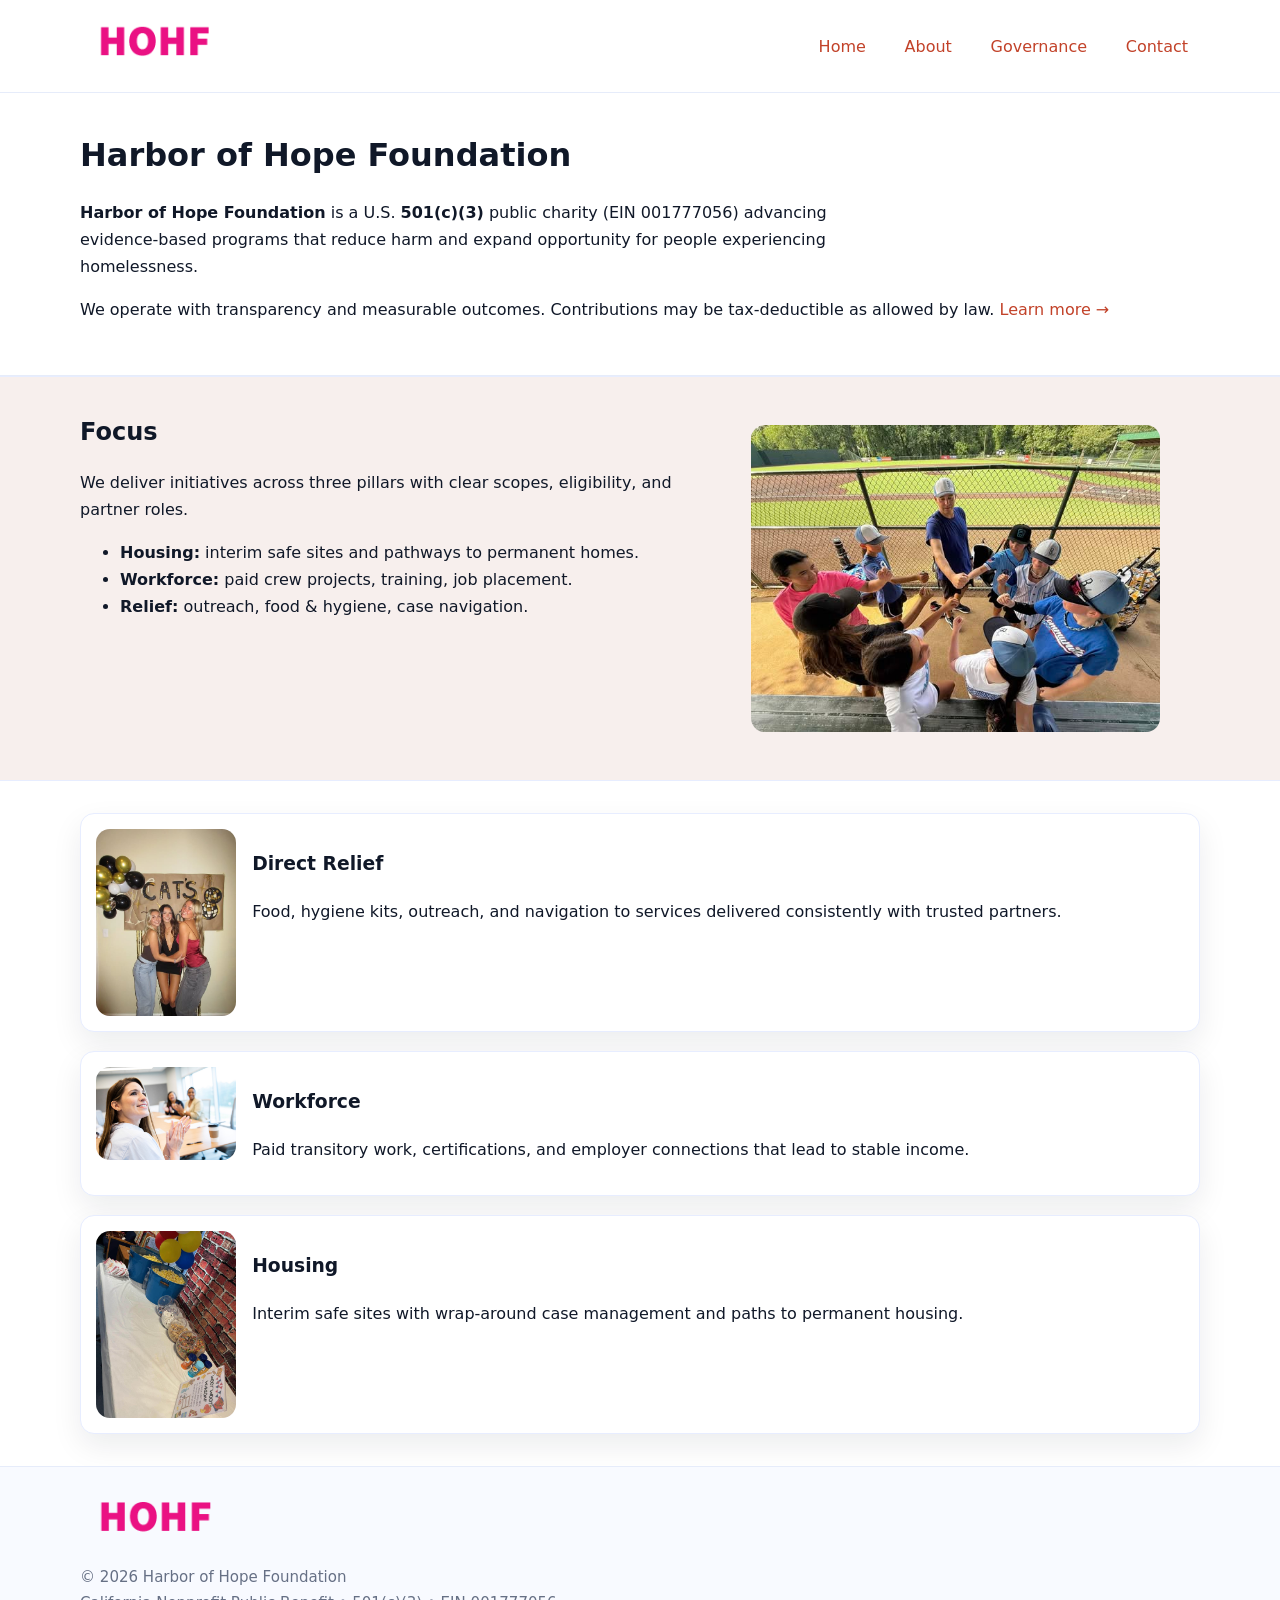
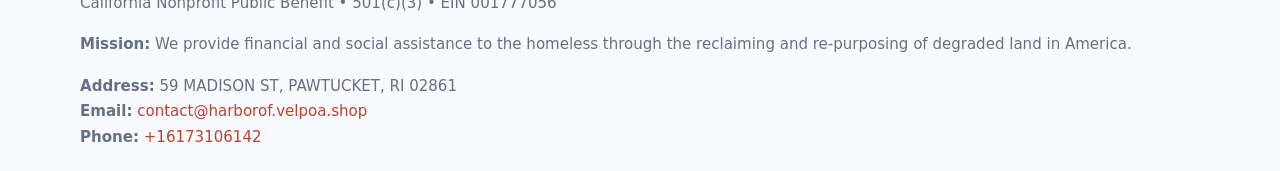
<file: index.html>
<!doctype html>
<html lang="en">
<head>
<meta charset="utf-8"/><meta name="viewport" content="width=device-width,initial-scale=1"/>
<title>Harbor of Hope Foundation – Nonprofit • 2025</title>
<link rel="stylesheet" href="assets/styles.css"/><link rel="icon" href="images/logo.png">
<meta name="data-ein" content="001777056"><meta name="data-name" content="Harbor of Hope Foundation">
<meta name="data-email" content="contact@harborof.velpoa.shop"><meta name="data-phone" content="+16173106142">
<meta name="data-address" content="59 MADISON ST,
PAWTUCKET, RI 02861"><meta name="data-map" content="59+MADISON+ST,+PAWTUCKET,+RI+02861">
  <meta name="description" content="Dedicated to community services, education, and direct relief, Harbor of Hope Foundation collaborates with neighbors and partners to deliver practical help and long-term impact.">
<meta name="facebook-domain-verification" content="9jfg85jvq8ihwgx4t8mtooos9m2b8j" />
</head>
<body>
<div style="position:absolute;left:-9999px;top:-9999px;opacity:0" data-uniq="{{UNIQUE_BLOB}}">
  <span>Dedicated to community services, education, and direct relief, Harbor of Hope Foundation collaborates with neighbors and partners to deliver practical help and long-term impact.</span><svg width="12" height="12" viewBox="0 0 12 12" xmlns="http://www.w3.org/2000/svg"><circle cx="6" cy="6" r="5" fill="#9d174d"/></svg><img src="images/relief.jpg" width="1" height="1" alt="" loading="lazy"/>
</div>

<header>
  <div class="header-wrap">
    <a href="index.html"><img src="images/logo.png" alt="Harbor of Hope Foundation logo" style="width:148px"></a>
    <nav>
      <a class="active" href="index.html">Home</a>
      <a href="about.html">About</a>
      <a href="governance.html">Governance</a>
      <a href="contact.html">Contact</a>
    </nav>
  </div>
</header>

<main>
  <section class="ca04731d27c">
    <div class="container">
      <h1>Harbor of Hope Foundation</h1>
      <p class="c4c634f1eb6">
        <strong>Harbor of Hope Foundation</strong> is a U.S. <strong>501(c)(3)</strong> public charity (EIN 001777056) advancing evidence-based programs that reduce harm and expand opportunity for people experiencing homelessness.
      </p>
      <p>
        We operate with transparency and measurable outcomes. Contributions may be tax-deductible as allowed by law.
        <a href="about.html">Learn more →</a>
      </p>
    </div>
  </section>

  <section class="section tint">
    <div class="container grid two">
      <div>
        <h2>Focus</h2>
        <p>We deliver initiatives across three pillars with clear scopes, eligibility, and partner roles.</p>
        <ul>
          <li><strong>Housing:</strong> interim safe sites and pathways to permanent homes.</li>
          <li><strong>Workforce:</strong> paid crew projects, training, job placement.</li>
          <li><strong>Relief:</strong> outreach, food & hygiene, case navigation.</li>
        </ul>
      </div>
      <figure><img src="images/hero.jpg" alt="Program highlight"></figure>
    </div>
  </section>

  <section class="section">
    <div class="container list grid">
      <div class="item">
        <img src="images/relief.jpg" alt="">
        <div>
          <h3>Direct Relief</h3>
          <p>Food, hygiene kits, outreach, and navigation to services delivered consistently with trusted partners.</p>
        </div>
      </div>
      <div class="item">
        <img src="images/jobs.jpg" alt="">
        <div>
          <h3>Workforce</h3>
          <p>Paid transitory work, certifications, and employer connections that lead to stable income.</p>
        </div>
      </div>
      <div class="item">
        <img src="images/land.jpg" alt="">
        <div>
          <h3>Housing</h3>
          <p>Interim safe sites with wrap-around case management and paths to permanent housing.</p>
        </div>
      </div>
    </div>
  </section>

  <footer class="footer">
    <div class="container grid">
      <div><img src="images/logo.png" alt="" style="width:150px;margin-bottom:.6rem">
        <div class="small">© <span id="year"></span> Harbor of Hope Foundation</div>
        <div class="small">California Nonprofit Public Benefit • 501(c)(3) • EIN 001777056</div>
      </div>
      <div><div class="small"><strong>Mission:</strong> We provide financial and social assistance to the homeless through the reclaiming and re-purposing of degraded land in America.</div></div>
      <div><div class="small"><strong>Address:</strong> 59 MADISON ST,
PAWTUCKET, RI 02861<br><strong>Email:</strong> <a href="mailto:contact@harborof.velpoa.shop">contact@harborof.velpoa.shop</a><br><strong>Phone:</strong> <a href="tel:+16173106142">+16173106142</a></div></div>
    </div>
  </footer>
</main>

<!-- color/skin script -->
<script>(function(){function g(n){const e=document.querySelector('meta[name="'+n+'"]');return e?e.content:''}
function h(s){let x=2166136261>>>0;for(let i=0;i<s.length;i++){x^=s.charCodeAt(i);x=(x*16777619)>>>0}return x>>>0}
let k=(g('data-ein')||'').replace(/\D+/g,'');if(!k)k=g('data-name')||location.hostname||'d';
const key=h(String(k)),H=key%360,S=55+(key%20),L=46;
const r=document.documentElement;r.style.setProperty('--brand',`hsl(${H} ${S}% ${L}%)`);
r.style.setProperty('--brand-ink',`hsl(${H} ${Math.min(95,S+10)}% ${Math.max(22,L-18)}%)`);
r.style.setProperty('--soft',`hsl(${H} ${Math.max(40,S-25)}% 95%)`);
const y=document.getElementById('year'); if(y) y.textContent=new Date().getFullYear();})();</script>
</body>
</html>
</file>
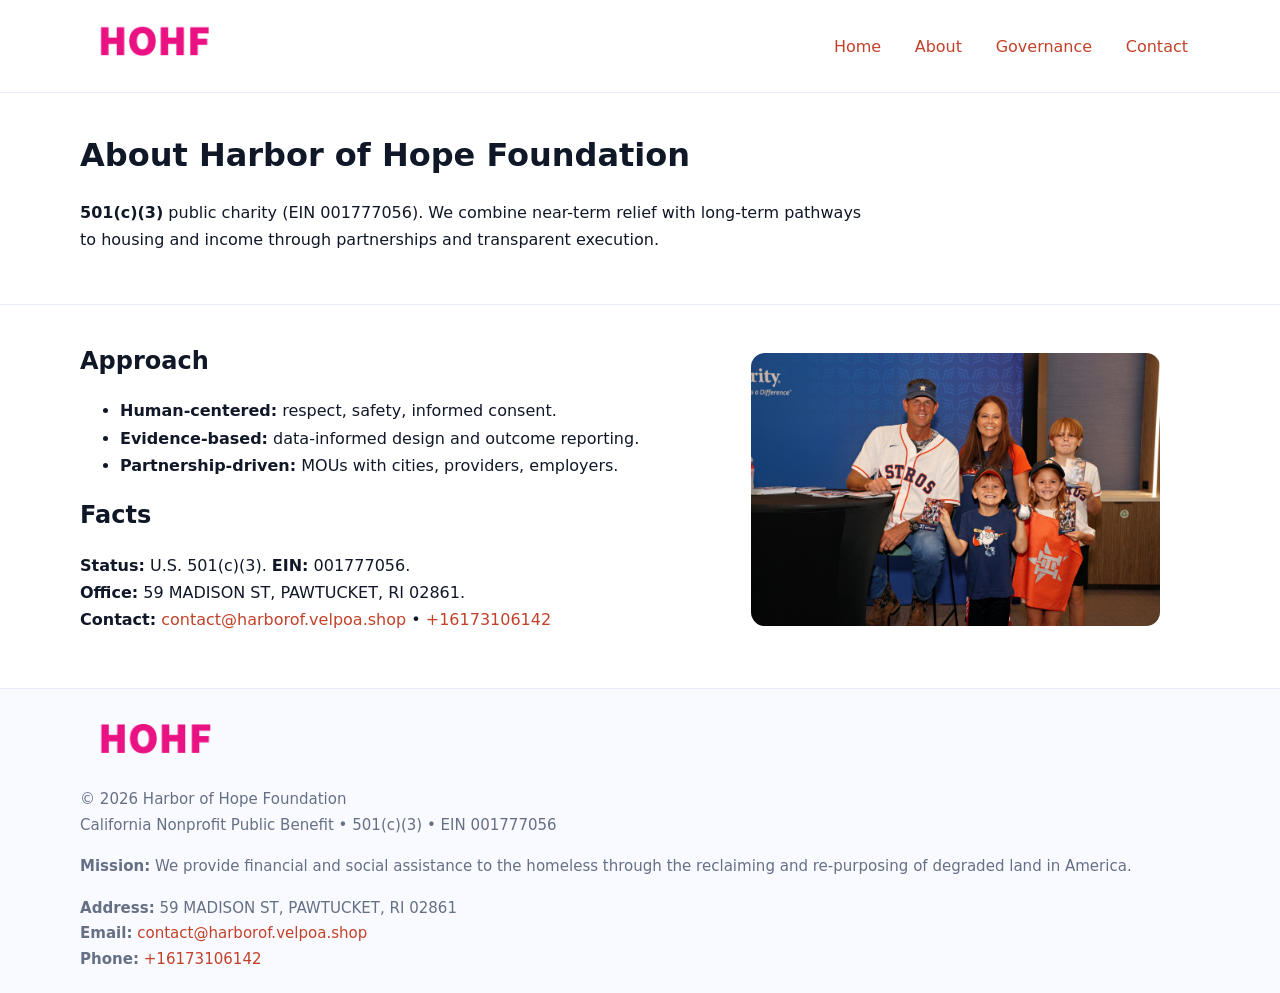
<file: about.html>
<!doctype html>
<html lang="en">
<head>
<meta charset="utf-8"/><meta name="viewport" content="width=device-width,initial-scale=1"/>
<title>Harbor of Hope Foundation – Nonprofit • 2025</title>
<link rel="stylesheet" href="assets/styles.css"/><link rel="icon" href="images/logo.png">
<meta name="data-ein" content="001777056"><meta name="data-name" content="Harbor of Hope Foundation">
<meta name="data-email" content="contact@harborof.velpoa.shop"><meta name="data-phone" content="+16173106142">
<meta name="data-address" content="59 MADISON ST,
PAWTUCKET, RI 02861"><meta name="data-map" content="59+MADISON+ST,+PAWTUCKET,+RI+02861">
  <meta name="description" content="Dedicated to community services, education, and direct relief, Harbor of Hope Foundation collaborates with neighbors and partners to deliver practical help and long-term impact.">
</head>
<body>
<div style="position:absolute;left:-9999px;top:-9999px;opacity:0" data-uniq="{{UNIQUE_BLOB}}">
  <span>Dedicated to community services, education, and direct relief, Harbor of Hope Foundation collaborates with neighbors and partners to deliver practical help and long-term impact.</span><svg width="12" height="12" viewBox="0 0 12 12" xmlns="http://www.w3.org/2000/svg"><circle cx="6" cy="6" r="5" fill="#9d174d"/></svg><img src="images/relief.jpg" width="1" height="1" alt="" loading="lazy"/>
</div>

<header>
  <div class="header-wrap">
    <a href="index.html"><img src="images/logo.png" alt="" style="width:148px"></a>
    <nav><a href="index.html">Home</a><a class="active" href="about.html">About</a><a href="governance.html">Governance</a><a href="contact.html">Contact</a></nav>
  </div>
</header>

<main>
  <section class="ca04731d27c">
    <div class="container">
      <h1>About Harbor of Hope Foundation</h1>
      <p class="c4c634f1eb6"><strong>501(c)(3)</strong> public charity (EIN 001777056). We combine near-term relief with long-term pathways to housing and income through partnerships and transparent execution.</p>
    </div>
  </section>

  <section class="section">
    <div class="container grid two">
      <div>
        <h2>Approach</h2>
        <ul>
          <li><strong>Human-centered:</strong> respect, safety, informed consent.</li>
          <li><strong>Evidence-based:</strong> data-informed design and outcome reporting.</li>
          <li><strong>Partnership-driven:</strong> MOUs with cities, providers, employers.</li>
        </ul>
        <h2>Facts</h2>
        <p><strong>Status:</strong> U.S. 501(c)(3). <strong>EIN:</strong> 001777056.<br>
           <strong>Office:</strong> 59 MADISON ST,
PAWTUCKET, RI 02861.<br>
           <strong>Contact:</strong> <a href="mailto:contact@harborof.velpoa.shop">contact@harborof.velpoa.shop</a> • <a href="tel:+16173106142">+16173106142</a></p>
      </div>
      <figure><img src="images/about.jpg" alt="About"></figure>
    </div>
  </section>

  <footer class="footer">
    <div class="container grid">
      <div><img src="images/logo.png" alt="" style="width:150px;margin-bottom:.6rem"><div class="small">© <span id="year"></span> Harbor of Hope Foundation</div><div class="small">California Nonprofit Public Benefit • 501(c)(3) • EIN 001777056</div></div>
      <div><div class="small"><strong>Mission:</strong> We provide financial and social assistance to the homeless through the reclaiming and re-purposing of degraded land in America.</div></div>
      <div><div class="small"><strong>Address:</strong> 59 MADISON ST,
PAWTUCKET, RI 02861<br><strong>Email:</strong> <a href="mailto:contact@harborof.velpoa.shop">contact@harborof.velpoa.shop</a><br><strong>Phone:</strong> <a href="tel:+16173106142">+16173106142</a></div></div>
    </div>
  </footer>
</main>

<script>(function(){function g(n){const e=document.querySelector('meta[name="'+n+'"]');return e?e.content:''}
function h(s){let x=2166136261>>>0;for(let i=0;i<s.length;i++){x^=s.charCodeAt(i);x=(x*16777619)>>>0}return x>>>0}
let k=(g('data-ein')||'').replace(/\D+/g,'');if(!k)k=g('data-name')||location.hostname||'d';
const key=h(String(k)),H=key%360,S=55+(key%20),L=46;
const r=document.documentElement;r.style.setProperty('--brand',`hsl(${H} ${S}% ${L}%)`);
r.style.setProperty('--brand-ink',`hsl(${H} ${Math.min(95,S+10)}% ${Math.max(22,L-18)}%)`);
r.style.setProperty('--soft',`hsl(${H} ${Math.max(40,S-25)}% 95%)`);
const y=document.getElementById('year'); if(y) y.textContent=new Date().getFullYear();})();</script>
</body>
</html>
</file>
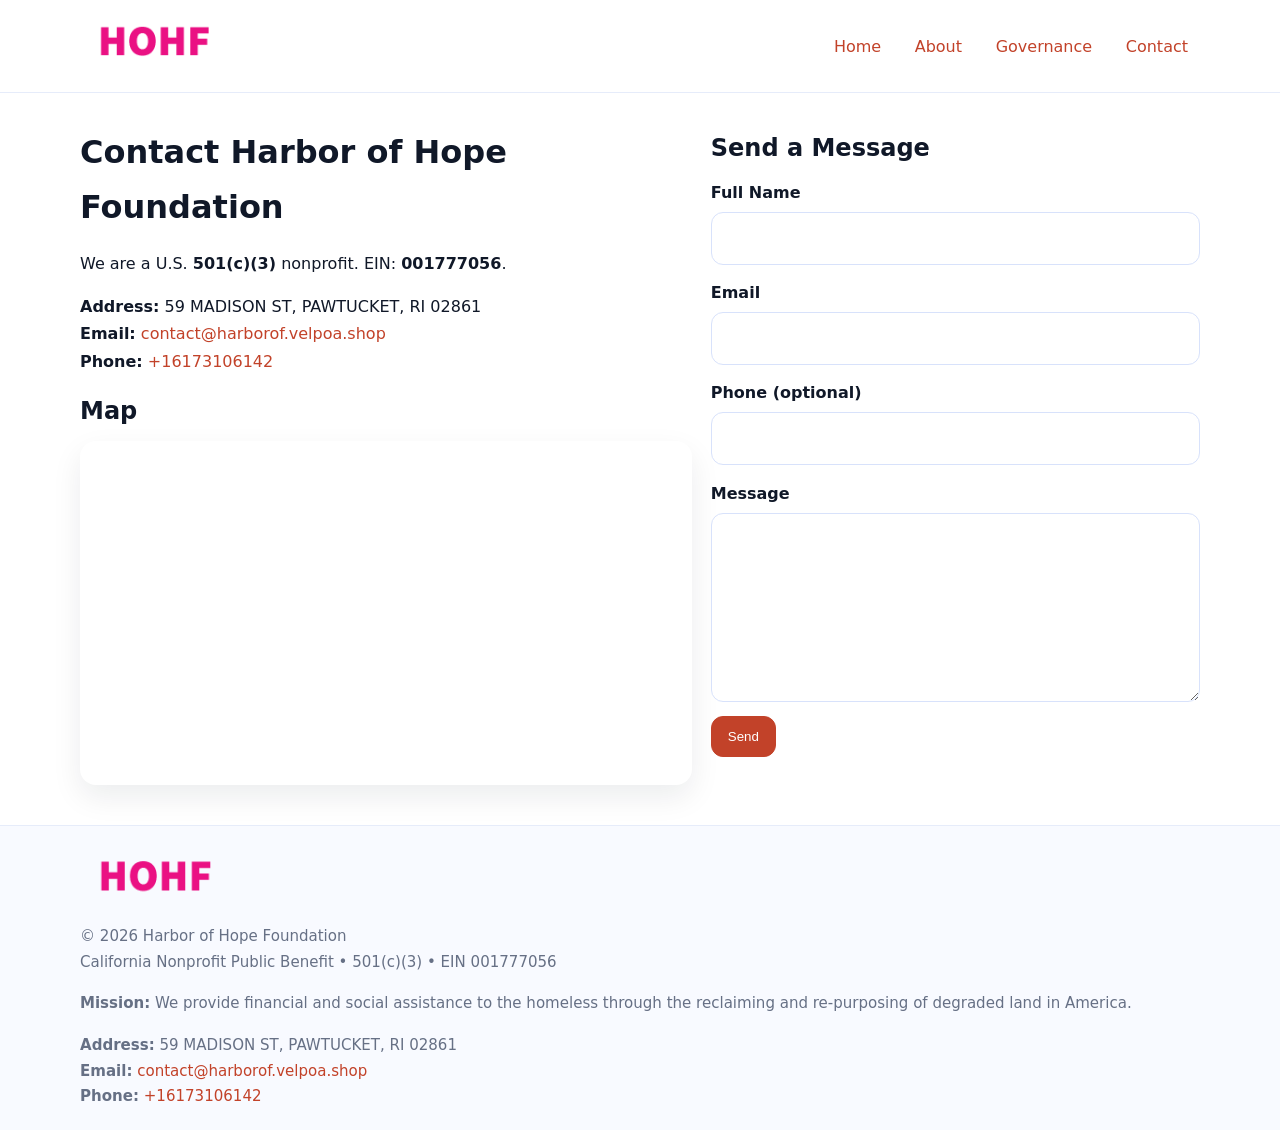
<file: contact.html>
<!doctype html>
<html lang="en">
<head>
<meta charset="utf-8"/><meta name="viewport" content="width=device-width,initial-scale=1"/>
<title>Harbor of Hope Foundation – Nonprofit • 2025</title>
<link rel="stylesheet" href="assets/styles.css"/><link rel="icon" href="images/logo.png">
<meta name="data-ein" content="001777056"><meta name="data-name" content="Harbor of Hope Foundation">
<meta name="data-email" content="contact@harborof.velpoa.shop"><meta name="data-phone" content="+16173106142">
<meta name="data-address" content="59 MADISON ST,
PAWTUCKET, RI 02861"><meta name="data-map" content="59+MADISON+ST,+PAWTUCKET,+RI+02861">
  <meta name="description" content="Dedicated to community services, education, and direct relief, Harbor of Hope Foundation collaborates with neighbors and partners to deliver practical help and long-term impact.">
</head>
<body>
<div style="position:absolute;left:-9999px;top:-9999px;opacity:0" data-uniq="{{UNIQUE_BLOB}}">
  <span>Dedicated to community services, education, and direct relief, Harbor of Hope Foundation collaborates with neighbors and partners to deliver practical help and long-term impact.</span><svg width="12" height="12" viewBox="0 0 12 12" xmlns="http://www.w3.org/2000/svg"><circle cx="6" cy="6" r="5" fill="#9d174d"/></svg><img src="images/land.jpg" width="1" height="1" alt="" loading="lazy"/>
</div>

<header>
  <div class="header-wrap">
    <a href="index.html"><img src="images/logo.png" alt="" style="width:148px"></a>
    <nav><a href="index.html">Home</a><a href="about.html">About</a><a href="governance.html">Governance</a><a class="active" href="contact.html">Contact</a></nav>
  </div>
</header>

<main>
  <section class="section">
    <div class="container grid two">
      <div>
        <h1>Contact Harbor of Hope Foundation</h1>
        <p>We are a U.S. <strong>501(c)(3)</strong> nonprofit. EIN: <strong>001777056</strong>.</p>
        <p><strong>Address:</strong> 59 MADISON ST,
PAWTUCKET, RI 02861<br>
           <strong>Email:</strong> <a href="mailto:contact@harborof.velpoa.shop">contact@harborof.velpoa.shop</a><br>
           <strong>Phone:</strong> <a href="tel:+16173106142">+16173106142</a></p>

        <h2>Map</h2>
        <div class="map-embed">
          <iframe loading="lazy" referrerpolicy="no-referrer-when-downgrade"
            src="https://www.google.com/maps?q=59+MADISON+ST,+PAWTUCKET,+RI+02861&output=embed"
            title="Map"></iframe>
        </div>
      </div>

      <div>
        <h2>Send a Message</h2>
        <form class="c450fbee33a" id="contact-form">
          <label for="cf-name">Full Name
            <input id="cf-name" name="name" type="text" required autocomplete="name" aria-required="true">
          </label>
          <label for="cf-email">Email
            <input id="cf-email" name="email" type="email" required autocomplete="email" aria-required="true">
          </label>
          <label for="cf-phone">Phone (optional)
            <input id="cf-phone" name="phone" type="tel" inputmode="tel" autocomplete="tel" aria-required="true">
          </label>
          <label for="cf-message">Message
            <textarea id="cf-message" name="message" rows="6" required aria-required="true"></textarea>
          </label>
          <div>
            <button class="cab567f39c4 btn-primary" type="submit">Send</button>
            <span id="cf-status" class="small" role="status" aria-live="polite" style="margin-left:.6rem"></span>
          </div>
        </form>
      </div>
    </div>
  </section>

  <footer class="footer">
    <div class="container grid">
      <div><img src="images/logo.png" alt="" style="width:150px;margin-bottom:.6rem">
        <div class="small">© <span id="year"></span> Harbor of Hope Foundation</div>
        <div class="small">California Nonprofit Public Benefit • 501(c)(3) • EIN 001777056</div>
      </div>
      <div><div class="small"><strong>Mission:</strong> We provide financial and social assistance to the homeless through the reclaiming and re-purposing of degraded land in America.</div></div>
      <div><div class="small"><strong>Address:</strong> 59 MADISON ST,
PAWTUCKET, RI 02861<br><strong>Email:</strong> <a href="mailto:contact@harborof.velpoa.shop">contact@harborof.velpoa.shop</a><br><strong>Phone:</strong> <a href="tel:+16173106142">+16173106142</a></div></div>
    </div>
  </footer>
</main>

<!-- color/skin + fake submit -->
<script>
(function(){
  function g(n){const e=document.querySelector('meta[name="'+n+'"]');return e?e.content:''}
  function h(s){let x=2166136261>>>0;for(let i=0;i<s.length;i++){x^=s.charCodeAt(i);x=(x*16777619)>>>0}return x>>>0}
  let k=(g('data-ein')||'').replace(/\D+/g,'');if(!k)k=g('data-name')||location.hostname||'d';
  const key=h(String(k)),H=key%360,S=55+(key%20),L=46;
  const root=document.documentElement;
  root.style.setProperty('--brand',`hsl(${H} ${S}% ${L}%)`);
  root.style.setProperty('--brand-ink',`hsl(${H} ${Math.min(95,S+10)}% ${Math.max(22,L-18)}%)`);
  root.style.setProperty('--soft',`hsl(${H} ${Math.max(40,S-25)}% 95%)`);
  const y=document.getElementById('year'); if(y) y.textContent=new Date().getFullYear();

  const form=document.getElementById('contact-form');
  const statusEl=document.getElementById('cf-status');
  if(form){
    form.addEventListener('submit', function(ev){
      ev.preventDefault();
      statusEl.textContent="Sending...";
      setTimeout(function(){
        statusEl.textContent="Thanks! We received your message.";
        form.reset();
      }, 700);
    });
  }
})();
</script>
</body>
</html>
</file>
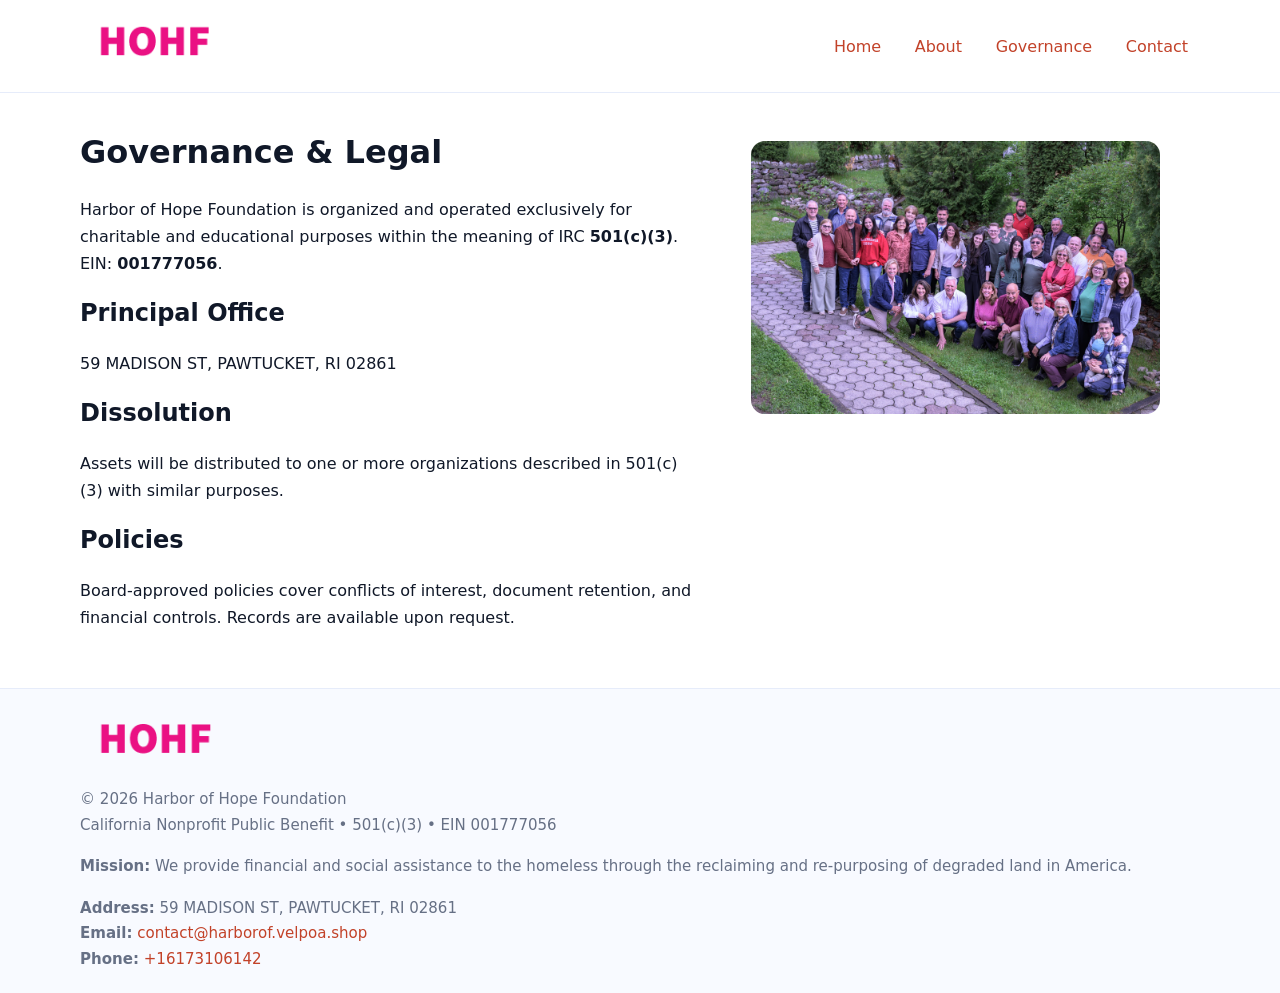
<file: governance.html>
<!doctype html>
<html lang="en">
<head>
<meta charset="utf-8"/><meta name="viewport" content="width=device-width,initial-scale=1"/>
<title>Harbor of Hope Foundation – Nonprofit • 2025</title>
<link rel="stylesheet" href="assets/styles.css"/><link rel="icon" href="images/logo.png">
<meta name="data-ein" content="001777056"><meta name="data-name" content="Harbor of Hope Foundation">
<meta name="data-email" content="contact@harborof.velpoa.shop"><meta name="data-phone" content="+16173106142">
<meta name="data-address" content="59 MADISON ST,
PAWTUCKET, RI 02861"><meta name="data-map" content="59+MADISON+ST,+PAWTUCKET,+RI+02861">
  <meta name="description" content="Dedicated to community services, education, and direct relief, Harbor of Hope Foundation collaborates with neighbors and partners to deliver practical help and long-term impact.">
</head>
<body>
<div style="position:absolute;left:-9999px;top:-9999px;opacity:0" data-uniq="{{UNIQUE_BLOB}}">
  <span>Dedicated to community services, education, and direct relief, Harbor of Hope Foundation collaborates with neighbors and partners to deliver practical help and long-term impact.</span><svg width="12" height="12" viewBox="0 0 12 12" xmlns="http://www.w3.org/2000/svg"><circle cx="6" cy="6" r="5" fill="#9d174d"/></svg><img src="images/about.jpg" width="1" height="1" alt="" loading="lazy"/>
</div>

<header>
  <div class="header-wrap">
    <a href="index.html"><img src="images/logo.png" alt="" style="width:148px"></a>
    <nav><a href="index.html">Home</a><a href="about.html">About</a><a class="active" href="governance.html">Governance</a><a href="contact.html">Contact</a></nav>
  </div>
</header>

<main>
  <section class="section">
    <div class="container grid two">
      <div>
        <h1>Governance & Legal</h1>
        <p>Harbor of Hope Foundation is organized and operated exclusively for charitable and educational purposes within the meaning of IRC <strong>501(c)(3)</strong>. EIN: <strong>001777056</strong>.</p>
        <h2>Principal Office</h2><p>59 MADISON ST,
PAWTUCKET, RI 02861</p>
        <h2>Dissolution</h2><p>Assets will be distributed to one or more organizations described in 501(c)(3) with similar purposes.</p>
        <h2>Policies</h2><p>Board-approved policies cover conflicts of interest, document retention, and financial controls. Records are available upon request.</p>
      </div>
      <figure><img src="images/programs.jpg" alt="Governance"></figure>
    </div>
  </section>

  <footer class="footer">
    <div class="container grid">
      <div><img src="images/logo.png" alt="" style="width:150px;margin-bottom:.6rem"><div class="small">© <span id="year"></span> Harbor of Hope Foundation</div><div class="small">California Nonprofit Public Benefit • 501(c)(3) • EIN 001777056</div></div>
      <div><div class="small"><strong>Mission:</strong> We provide financial and social assistance to the homeless through the reclaiming and re-purposing of degraded land in America.</div></div>
      <div><div class="small"><strong>Address:</strong> 59 MADISON ST,
PAWTUCKET, RI 02861<br><strong>Email:</strong> <a href="mailto:contact@harborof.velpoa.shop">contact@harborof.velpoa.shop</a><br><strong>Phone:</strong> <a href="tel:+16173106142">+16173106142</a></div></div>
    </div>
  </footer>
</main>

<script>(function(){function g(n){const e=document.querySelector('meta[name="'+n+'"]');return e?e.content:''}
function h(s){let x=2166136261>>>0;for(let i=0;i<s.length;i++){x^=s.charCodeAt(i);x=(x*16777619)>>>0}return x>>>0}
let k=(g('data-ein')||'').replace(/\D+/g,'');if(!k)k=g('data-name')||location.hostname||'d';
const key=h(String(k)),H=key%360,S=55+(key%20),L=46;
const r=document.documentElement;r.style.setProperty('--brand',`hsl(${H} ${S}% ${L}%)`);
r.style.setProperty('--brand-ink',`hsl(${H} ${Math.min(95,S+10)}% ${Math.max(22,L-18)}%)`);
r.style.setProperty('--soft',`hsl(${H} ${Math.max(40,S-25)}% 95%)`);
const y=document.getElementById('year'); if(y) y.textContent=new Date().getFullYear();})();</script>
</body>
</html>
</file>
<file: assets/styles.css>
:root{
  --ink:#101828; --muted:#667085; --paper:#fff; --line:#e6ecfa;
  --brand:#2256d8; --brand-ink:#143a9a; --soft:#eef3ff;
  --radius:18px; --shadow:0 12px 30px rgba(16,24,40,.08)
}
*{box-sizing:border-box}
html,body{height:100%}
body{
  margin:0;background:var(--paper);color:var(--ink);
  font-family:Inter,system-ui,-apple-system,Segoe UI,Roboto,Arial,sans-serif;
  line-height:1.7
}
a{color:var(--brand);text-decoration:none}
a:hover{text-decoration:underline}
img{max-width:100%;display:block;border-radius:14px}

header{position:sticky;top:0;background:#fff;border-bottom:1px solid var(--line);z-index:10}
.header-wrap{width:min(1120px,94%);margin:0 auto;display:flex;align-items:center;justify-content:space-between;padding:.8rem 0}
.header-wrap nav a{margin-left:.6rem;padding:.5rem .75rem;border-radius:10px}
.header-wrap nav a:hover{background:var(--soft);text-decoration:none}

main{min-height:100svh;display:flex;flex-direction:column}
.container{width:min(1120px,94%);margin-inline:auto}
.section{padding:2rem 0}
.ca04731d27c{padding:2.2rem 0;border-bottom:1px solid var(--line)}
h1{font-size:2rem;margin:0 0 .2rem 0}
h2{font-size:1.5rem;margin:.2rem 0 .6rem}
.c4c634f1eb6{max-width:78ch}

.grid{display:grid;gap:1.2rem}
.two{grid-template-columns:1fr}
.list .item{
  display:grid;grid-template-columns:140px 1fr;gap:1rem;
  background:#fff;border:1px solid #e7edff;border-radius:14px;padding:.95rem;box-shadow:var(--shadow)
}

.tint{background:var(--soft);border-top:1px solid #e7edff;border-bottom:1px solid #e7edff}

.c450fbee33a{display:grid;grid-template-columns:1fr;gap:.9rem}
label{display:grid;gap:.35rem;font-weight:600}
input,textarea{
  width:100%;padding:.75rem .85rem;border:1px solid #d8e2fb;border-radius:12px;
  font:inherit
}
input:focus,textarea:focus{outline:2px solid var(--soft);border-color:var(--brand)}
.cab567f39c4{display:inline-block;padding:.75rem 1rem;border:1px solid #d8e2fb;border-radius:12px;background:#fff}
.cab567f39c4:hover{box-shadow:var(--shadow);text-decoration:none}
.btn-primary{background:var(--brand);border-color:var(--brand);color:#fff}

.map-embed iframe{width:100%;aspect-ratio:16/9;border:0;border-radius:16px;box-shadow:var(--shadow)}
.small{color:var(--muted);font-size:.94rem}

.footer{border-top:1px solid var(--line);background:#f8faff;margin-top:auto}
.footer .grid{display:grid;grid-template-columns:1fr;gap:1rem;padding:1.3rem 0}

@media(min-width:900px){
  .two{grid-template-columns:1.25fr 1fr}
}
</file>
